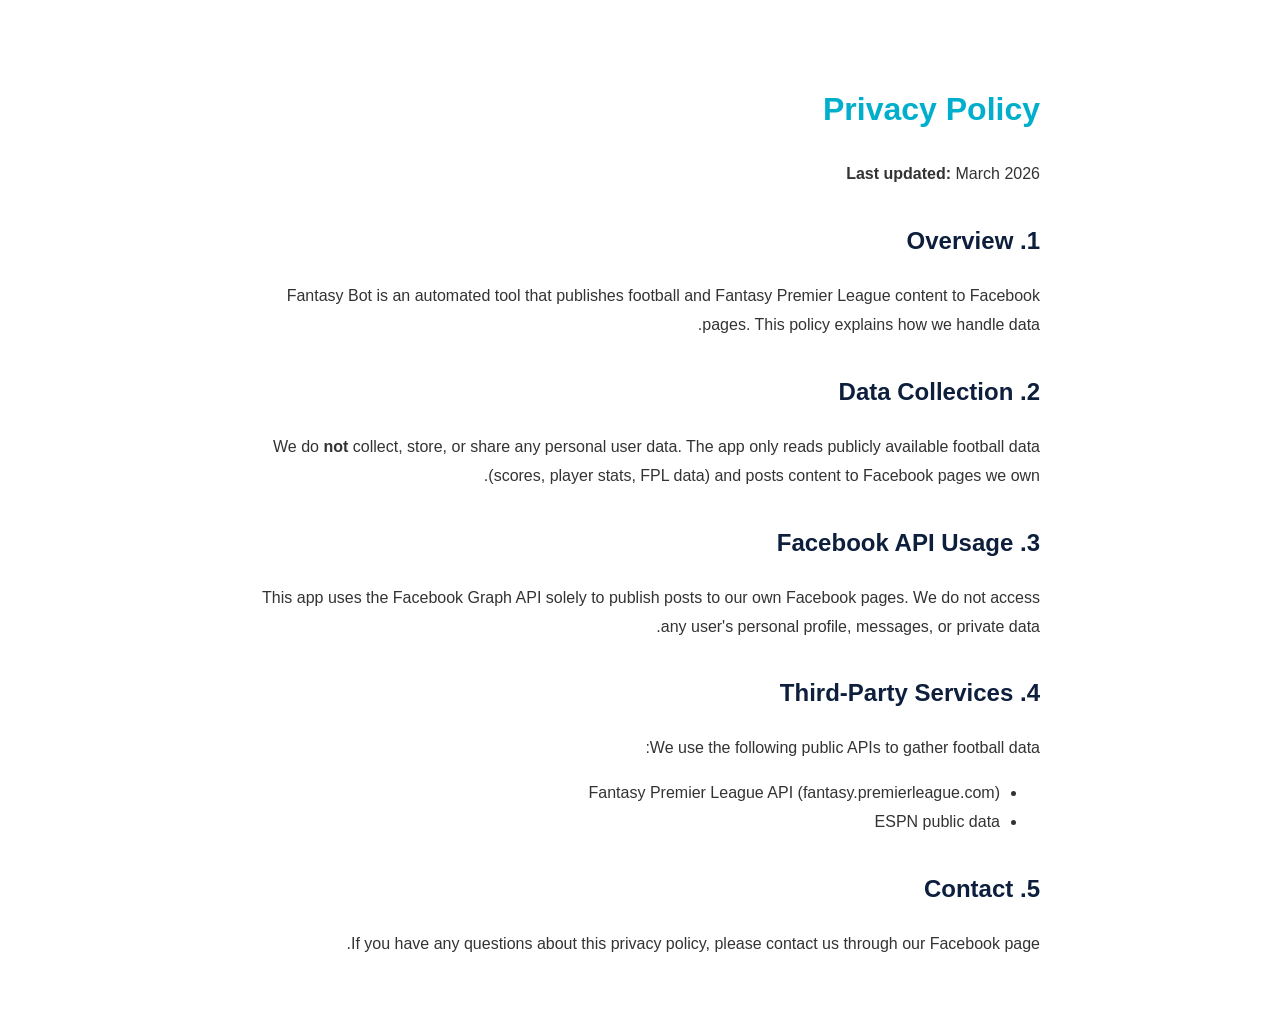
<file: privacy.html>
<!DOCTYPE html>
<html lang="ar" dir="rtl">
<head>
<meta charset="UTF-8">
<meta name="viewport" content="width=device-width, initial-scale=1.0">
<title>Privacy Policy — Fantasy Bot</title>
<style>
  body { font-family: Arial, sans-serif; max-width: 800px; margin: 40px auto; padding: 20px; color: #333; line-height: 1.8; }
  h1 { color: #00AFCC; }
  h2 { color: #0d1f3c; margin-top: 30px; }
</style>
</head>
<body>

<h1>Privacy Policy</h1>
<p><strong>Last updated:</strong> March 2026</p>

<h2>1. Overview</h2>
<p>Fantasy Bot is an automated tool that publishes football and Fantasy Premier League content to Facebook pages. This policy explains how we handle data.</p>

<h2>2. Data Collection</h2>
<p>We do <strong>not</strong> collect, store, or share any personal user data. The app only reads publicly available football data (scores, player stats, FPL data) and posts content to Facebook pages we own.</p>

<h2>3. Facebook API Usage</h2>
<p>This app uses the Facebook Graph API solely to publish posts to our own Facebook pages. We do not access any user's personal profile, messages, or private data.</p>

<h2>4. Third-Party Services</h2>
<p>We use the following public APIs to gather football data:</p>
<ul>
  <li>Fantasy Premier League API (fantasy.premierleague.com)</li>
  <li>ESPN public data</li>
</ul>

<h2>5. Contact</h2>
<p>If you have any questions about this privacy policy, please contact us through our Facebook page.</p>

</body>
</html>
</file>
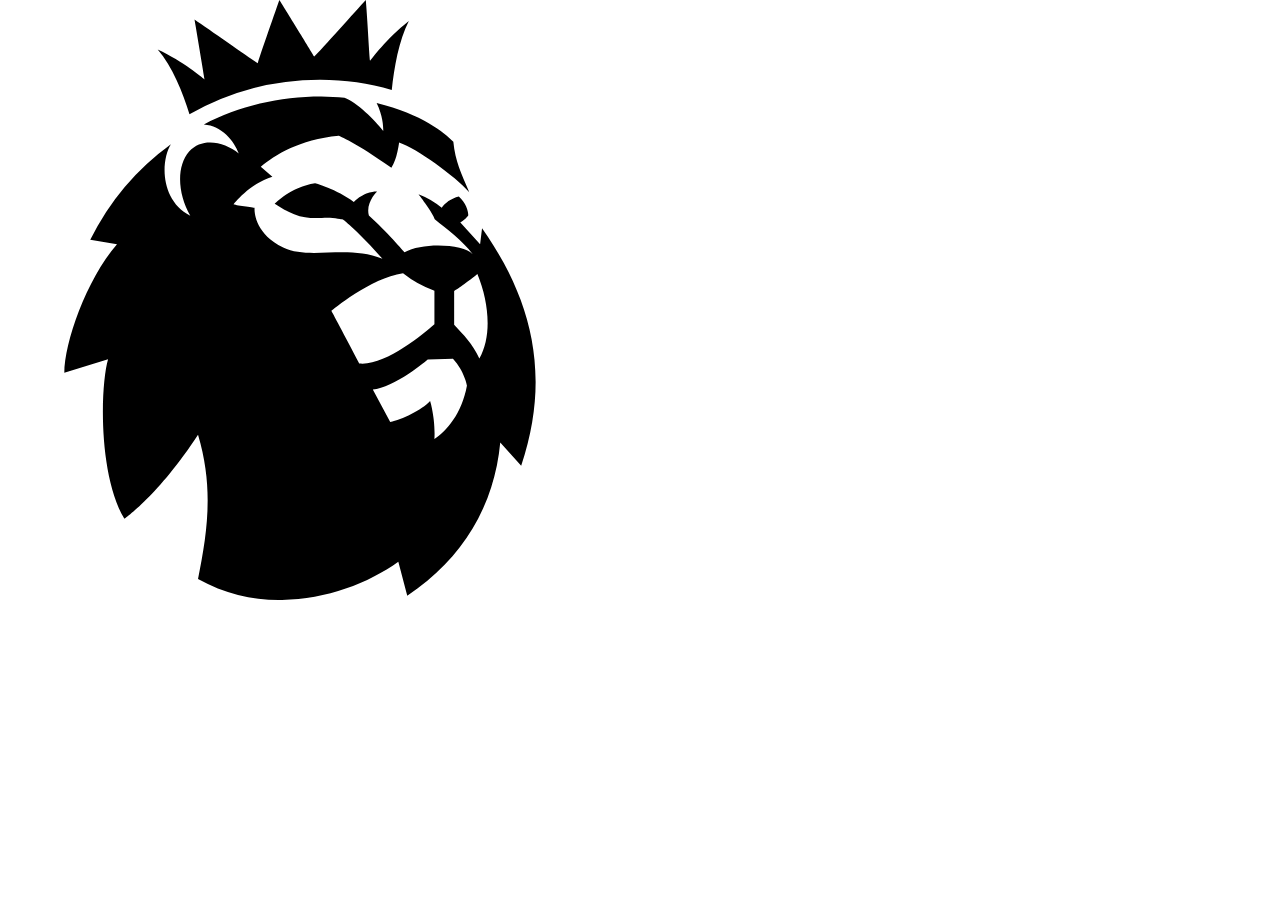
<file: assets/render_svg.html>
<!DOCTYPE html>
<html>
<body style="margin:0; background:transparent;">
<canvas id="c" width="600" height="600"></canvas>
<script>
  const svg = `<svg role="img" viewBox="0 0 24 24" xmlns="http://www.w3.org/2000/svg"><title>Premier League</title><path d="M11.176 0s-.681 1.938-.867 2.527C9.844 2.202 8.386 1.194 7.78.775c.14.806.356 2.124.403 2.403-.124-.093-.821-.698-1.875-1.194.589.682 1.008 1.736 1.271 2.588a10.566 10.566 0 0 1 5.238-1.379c.977 0 1.94.14 2.854.403.093-.884.279-1.968.682-2.758-.915.728-1.474 1.503-1.551 1.596-.031-.186-.093-1.52-.17-2.434-.372.403-1.8 2.016-2.063 2.264C12.384 1.938 11.176 0 11.176 0zm1.674 3.86c-1.674 0-3.3.386-4.696 1.115.713.046 1.224.668 1.395 1.164-.558-.45-1.442-.667-1.985-.078-.511.589-.464 1.688.047 2.572-1.193-.605-1.194-2.185-.775-2.867A10.392 10.392 0 0 0 3.61 9.594l1.07.172c-1.24 1.426-2.107 3.953-2.107 5.146l1.75-.543c-.31 1.054-.401 4.602.653 6.385 0 0 1.38-.96 2.945-3.363.65 2.17.356 3.985 0 5.767 2.82 1.581 6.09.696 8.012-.683l.357 1.35c2.248-1.489 3.488-3.628 3.72-6.124l.837.93c1.286-3.829.28-6.883-1.565-9.502l-.078.637-.79-.87s.17-.077.31-.263c.03-.078-.046-.495-.371-.774-.31.078-.56.264-.684.45a3.222 3.222 0 0 0-.93-.543c.062.077.604.79.65 1.007.466.388 1.102.837 1.52 1.395-.34-.403-1.984-.497-2.728-.078 0 0-.744-.868-1.426-1.473-.14-.511.326-.96.326-.96s-.48-.03-.93.42c-.682-.512-1.55-.745-1.55-.745-.961.14-1.612.82-1.612.82.217.14.512.327.776.42.511.217 1.006.139 1.332.139.263 0 .636.078.636.078s.635.495 1.565 1.565c-1.426-.574-2.915.062-3.969-.45-1.24-.62-1.146-1.595-1.146-1.595s-.836-.11-.836-.141c0 0 .618-.82 1.548-1.1l-.464-.402c.558-.465 1.534-1.085 3.115-1.24 0 0 .683.262 2.11 1.285.232-.326.308-1.008.308-1.008.728.248 2.217 1.333 2.806 1.984-.325-.759-.559-1.223-.636-2.013-.357-.357-1.24-1.101-3.069-1.551.295.605.264 1.115.264 1.115-.34-.45-1.055-1.146-1.55-1.332-.295-.015-.605-.047-.93-.047zm3.271 7.068a4.323 4.323 0 0 0 1.256.697v1.348c-.465.403-1.985 1.675-3.008 1.566-.573-1.1-1.115-2.107-1.115-2.107s1.565-1.318 2.867-1.504zm2.975.031c.465 1.131.59 2.48.078 3.379-.28-.605-.636-.947-1.008-1.35v-1.347s.418-.264.93-.682zm-.977 3.395c.465.511.559 1.068.559 1.068-.202 1.131-.836 1.846-1.301 2.14.046-.821-.172-1.519-.172-1.519-.34.372-1.13.743-1.596.836l-.697-1.3c.822-.032 2.201-1.194 2.201-1.194l1.006-.031z"/></svg>`;
  const blob = new Blob([svg], {type: 'image/svg+xml'});
  const url = URL.createObjectURL(blob);
  const img = new Image();
  img.onload = () => {
    const canvas = document.getElementById('c');
    const ctx = canvas.getContext('2d');
    ctx.drawImage(img, 0, 0, 600, 600);
    window.dataUrl = canvas.toDataURL('image/png');
    window.done = true;
  };
  img.src = url;
</script>
</body>
</html>
</file>
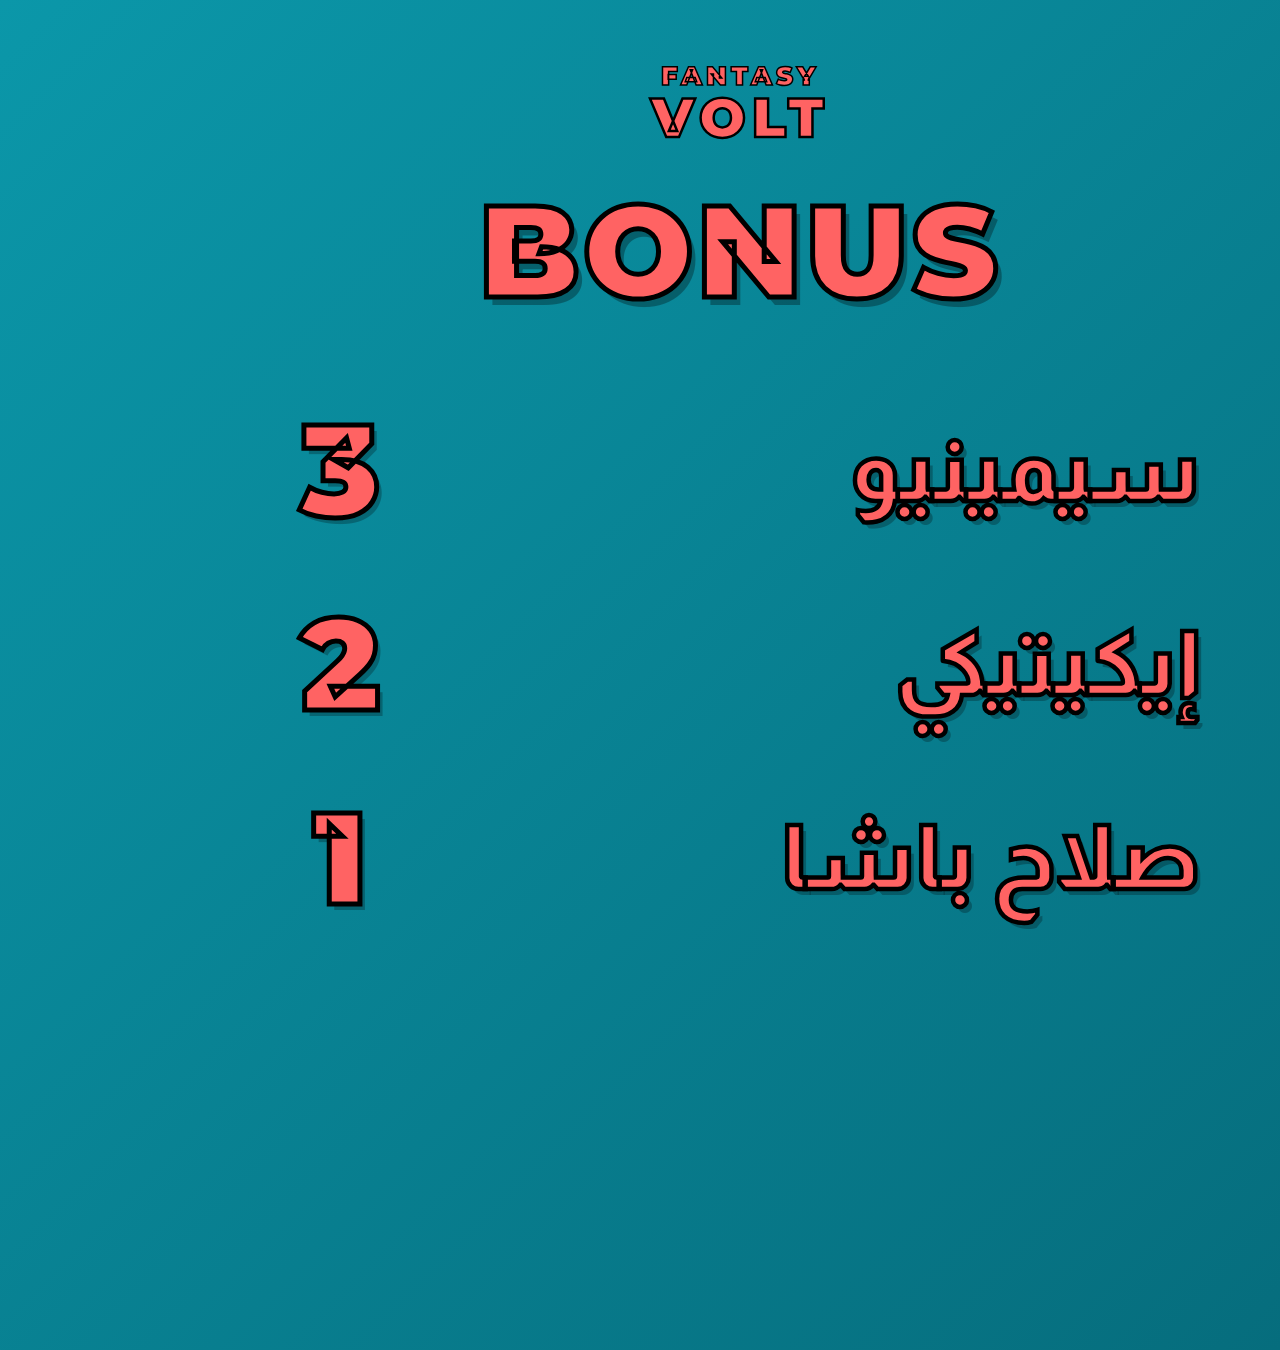
<file: templates/html_bonus.html>
<!DOCTYPE html>
<html lang="ar" dir="rtl">
<head>
<meta charset="utf-8">
<style>
  @import url('https://fonts.googleapis.com/css2?family=Almarai:wght@700;800&family=Montserrat:wght@900&display=swap');
  
  * { box-sizing: border-box; margin: 0; padding: 0; }
  
  body {
    width: 1080px;
    height: 1350px;
    overflow: hidden;
    background: linear-gradient(135deg, #0B97A9 0%, #066D7D 100%);
    font-family: 'Almarai', sans-serif;
    display: flex;
    flex-direction: column;
    align-items: center;
    position: relative;
    padding: 60px 40px;
  }
  
  /* Brand */
  .brand-logo {
    display: flex;
    flex-direction: column;
    align-items: center;
    margin-bottom: 20px;
  }
  
  .brand-sub {
    font-family: 'Montserrat', sans-serif;
    font-size: 26px;
    font-weight: 900;
    color: #FF6363;
    -webkit-text-stroke: 1.5px #000000;
    letter-spacing: 4px;
  }
  
  .brand-main {
    font-family: 'Montserrat', sans-serif;
    font-size: 55px;
    font-weight: 900;
    color: #FF6363;
    -webkit-text-stroke: 2.5px #000000;
    letter-spacing: 6px;
    margin-top: -8px;
  }
  
  /* Title */
  .bonus-title {
    font-family: 'Montserrat', sans-serif;
    font-size: 130px;
    font-weight: 900;
    color: #FF6363;
    -webkit-text-stroke: 5px #000000;
    letter-spacing: 4px;
    margin-bottom: 40px;
    text-shadow: 6px 8px 0px rgba(0,0,0,0.3);
  }
  
  /* List Rows */
  .rows-container {
    width: 1000px;
    display: flex;
    flex-direction: column;
    gap: 35px;
    margin-top: 20px;
  }
  
  .bonus-row {
    display: flex;
    align-items: center;
    justify-content: space-between;
    padding: 0 40px;
  }
  
  .player-name {
    font-size: 90px;
    font-weight: 800;
    color: #FF6363;
    -webkit-text-stroke: 4.5px #000000;
    text-shadow: 5px 6px 0px rgba(0,0,0,0.25);
  }
  
  .points-num {
    font-family: 'Montserrat', sans-serif;
    font-size: 130px;
    font-weight: 900;
    color: #FF6363;
    -webkit-text-stroke: 5px #000000;
    text-shadow: 5px 6px 0px rgba(0,0,0,0.25);
    min-width: 120px;
    text-align: center;
  }
</style>
</head>
<body>
  <div class="brand-logo">
    <div class="brand-sub">FANTASY</div>
    <div class="brand-main">VOLT</div>
  </div>
  
  <div class="bonus-title">BONUS</div>
  
  <div class="rows-container">
    <div class="bonus-row">
      <div class="player-name">سيمينيو</div>
      <div class="points-num">3</div>
    </div>
    
    <div class="bonus-row">
      <div class="player-name">إيكيتيكي</div>
      <div class="points-num">2</div>
    </div>
    
    <div class="bonus-row">
      <div class="player-name">صلاح باشا</div>
      <div class="points-num">1</div>
    </div>
  </div>
</body>
</html>
</file>
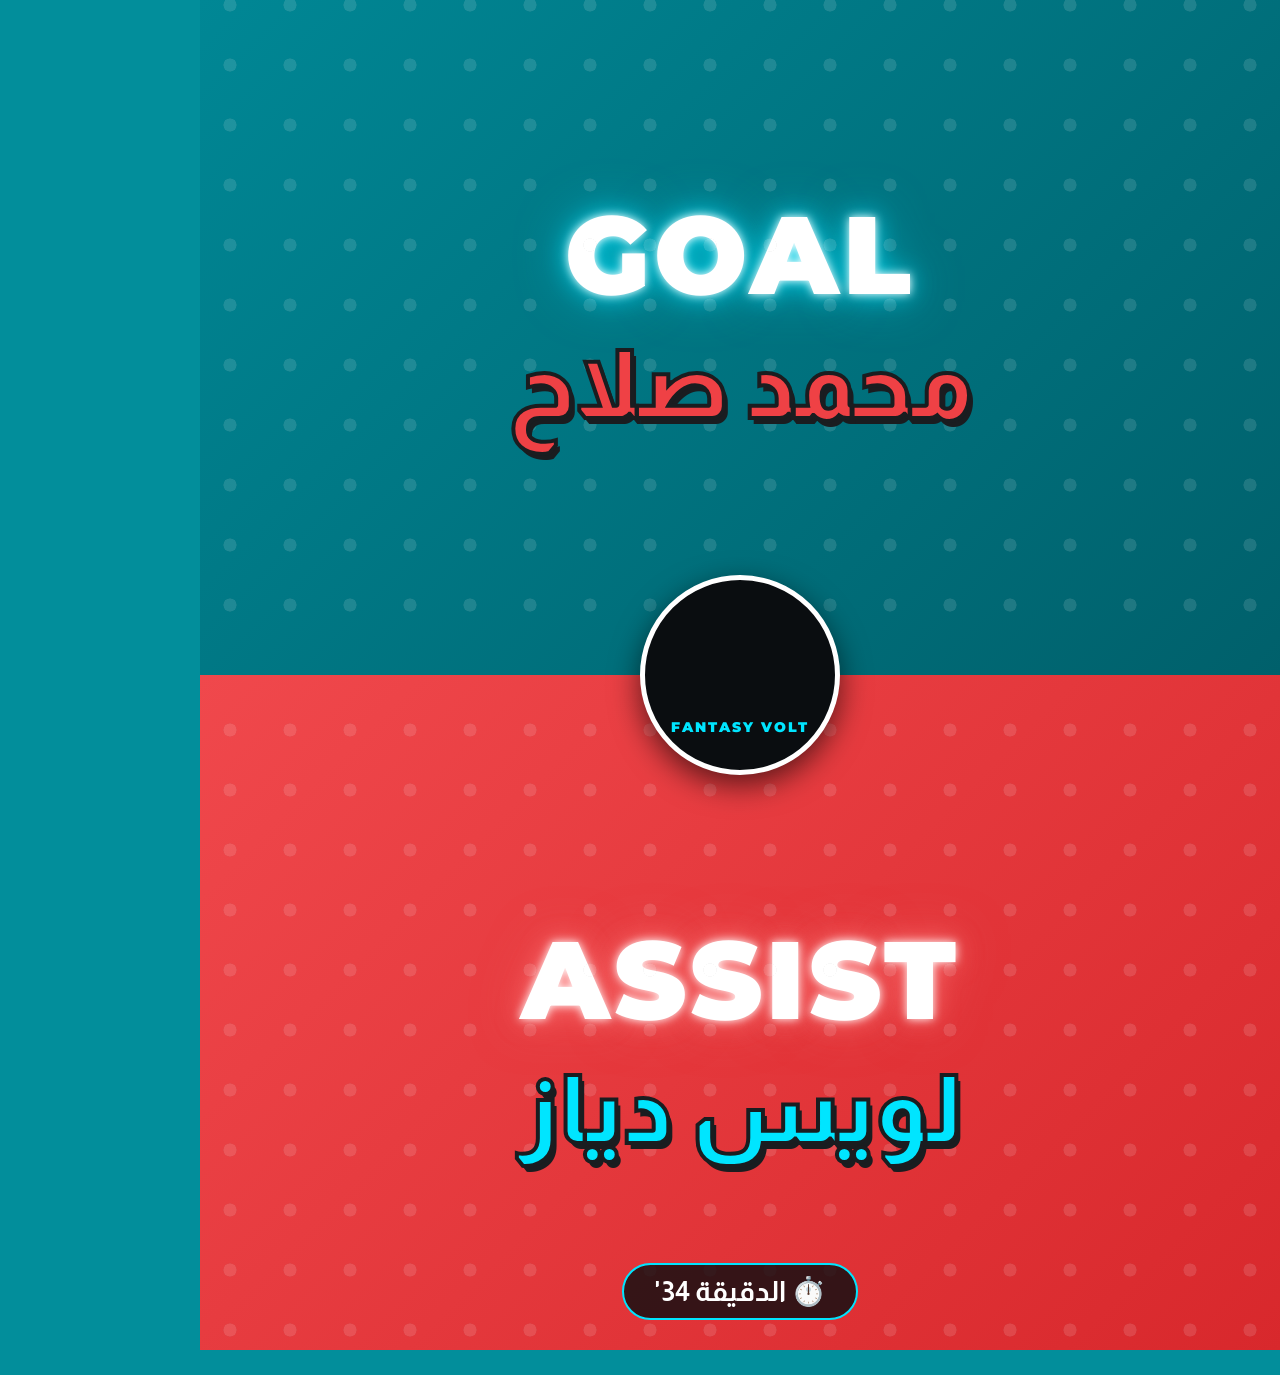
<file: templates/html_goal_assist.html>
<!DOCTYPE html>
<html lang="ar" dir="rtl">
<head>
<meta charset="utf-8">
<style>
  @import url('https://fonts.googleapis.com/css2?family=Almarai:wght@700;800&family=Montserrat:wght@900&display=swap');
  
  * { box-sizing: border-box; margin: 0; padding: 0; }
  
  body {
    width: 1080px;
    height: 1350px;
    overflow: hidden;
    background: #028E9B;
    font-family: 'Almarai', sans-serif;
  }
  
  .container {
    width: 1080px;
    height: 1350px;
    display: flex;
    flex-direction: column;
    position: relative;
  }
  
  /* Top Half: Teal */
  .top-half {
    height: 675px;
    background: linear-gradient(135deg, #008795 0%, #00606B 100%);
    position: relative;
    display: flex;
    flex-direction: column;
    align-items: center;
    justify-content: center;
    padding-bottom: 50px;
  }
  
  /* Bottom Half: Coral */
  .bottom-half {
    height: 675px;
    background: linear-gradient(135deg, #F0484C 0%, #D8282C 100%);
    position: relative;
    display: flex;
    flex-direction: column;
    align-items: center;
    justify-content: center;
    padding-top: 50px;
  }
  
  /* Background lightning shards */
  .lightning {
    position: absolute;
    width: 100%;
    height: 100%;
    opacity: 0.12;
    background-image: 
      radial-gradient(#ffffff 15%, transparent 16%),
      radial-gradient(#000000 15%, transparent 16%);
    background-size: 60px 60px;
    pointer-events: none;
  }
  
  .english-tag {
    font-family: 'Montserrat', sans-serif;
    font-size: 110px;
    font-weight: 900;
    color: #FFFFFF;
    letter-spacing: 4px;
    text-shadow: 
      0 0 10px #FFFFFF,
      0 0 25px rgba(0, 229, 255, 0.8),
      0 0 50px rgba(0, 229, 255, 0.5);
    margin-bottom: 10px;
  }
  
  .assist-tag {
    text-shadow: 
      0 0 10px #FFFFFF,
      0 0 25px rgba(255, 120, 120, 0.8),
      0 0 50px rgba(255, 120, 120, 0.5);
  }
  
  .player-name-top {
    font-size: 95px;
    font-weight: 800;
    color: #EF4145;
    -webkit-text-stroke: 4px #1A1D20;
    text-shadow: 4px 6px 0px #1A1D20;
    z-index: 2;
  }
  
  .player-name-bottom {
    font-size: 95px;
    font-weight: 800;
    color: #00E5FF;
    -webkit-text-stroke: 4px #1A1D20;
    text-shadow: 4px 6px 0px #1A1D20;
    z-index: 2;
  }
  
  /* Center Lion Badge */
  .center-badge {
    position: absolute;
    top: 50%;
    left: 50%;
    transform: translate(-50%, -50%);
    width: 200px;
    height: 200px;
    background: #0A0D10;
    border-radius: 50%;
    border: 5px solid #FFFFFF;
    box-shadow: 0 10px 30px rgba(0,0,0,0.6);
    display: flex;
    flex-direction: column;
    align-items: center;
    justify-content: center;
    z-index: 10;
  }
  
  .badge-lion {
    width: 100px;
    height: 100px;
    background: url('file:///C:/Users/Mogz/fantasy-volt/assets/pl_lion_600.png') no-repeat center;
    background-size: contain;
    filter: brightness(0) invert(1);
  }
  
  .badge-txt {
    font-family: 'Montserrat', sans-serif;
    font-size: 14px;
    font-weight: 900;
    color: #00E5FF;
    letter-spacing: 2px;
    margin-top: 4px;
  }
  
  .minute-tag {
    position: absolute;
    bottom: 30px;
    background: rgba(10, 13, 16, 0.8);
    border: 2px solid #00E5FF;
    padding: 10px 30px;
    border-radius: 30px;
    color: #FFFFFF;
    font-size: 28px;
    font-weight: 700;
  }
</style>
</head>
<body>
<div class="container">
  <div class="top-half">
    <div class="lightning"></div>
    <div class="english-tag">GOAL</div>
    <div class="player-name-top">محمد صلاح</div>
  </div>
  
  <div class="center-badge">
    <div class="badge-lion"></div>
    <div class="badge-txt">FANTASY VOLT</div>
  </div>
  
  <div class="bottom-half">
    <div class="lightning"></div>
    <div class="english-tag assist-tag">ASSIST</div>
    <div class="player-name-bottom">لويس دياز</div>
    <div class="minute-tag">⏱️ الدقيقة 34'</div>
  </div>
</div>
</body>
</html>
</file>
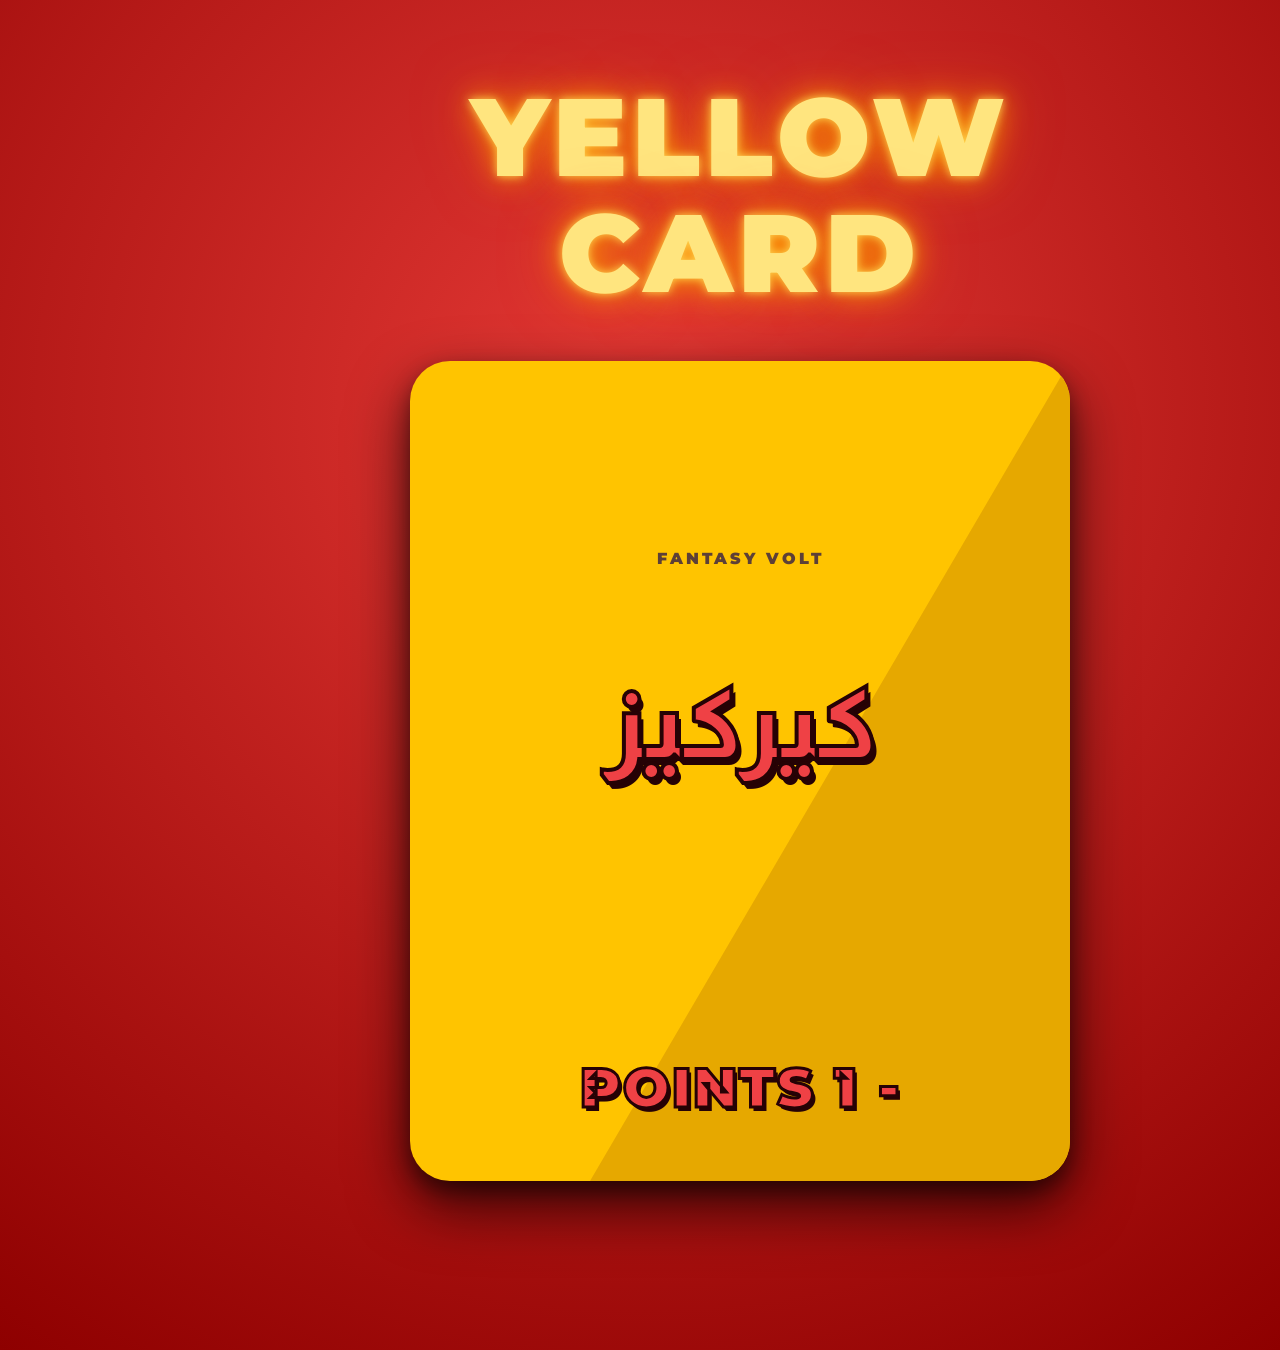
<file: templates/html_yellow_card.html>
<!DOCTYPE html>
<html lang="ar" dir="rtl">
<head>
<meta charset="utf-8">
<style>
  @import url('https://fonts.googleapis.com/css2?family=Almarai:wght@700;800&family=Montserrat:wght@900&display=swap');
  
  * { box-sizing: border-box; margin: 0; padding: 0; }
  
  body {
    width: 1080px;
    height: 1350px;
    overflow: hidden;
    background: radial-gradient(circle at 50% 30%, #E53935 0%, #8E0000 100%);
    font-family: 'Almarai', sans-serif;
    display: flex;
    flex-direction: column;
    align-items: center;
    position: relative;
  }
  
  /* Header */
  .header {
    margin-top: 80px;
    display: flex;
    flex-direction: column;
    align-items: center;
  }
  
  .header-word {
    font-family: 'Montserrat', sans-serif;
    font-size: 110px;
    font-weight: 900;
    color: #FFE57F;
    letter-spacing: 5px;
    line-height: 1.05;
    text-shadow: 
      0 0 10px #FFD54F,
      0 0 30px rgba(255, 160, 0, 0.9),
      0 0 60px rgba(255, 111, 0, 0.6);
  }
  
  /* 3D Yellow Card */
  .card-container {
    margin-top: 50px;
    width: 660px;
    height: 820px;
    position: relative;
    border-radius: 40px;
    overflow: hidden;
    box-shadow: 
      0 25px 60px rgba(0, 0, 0, 0.7),
      0 10px 20px rgba(0, 0, 0, 0.4);
    display: flex;
    flex-direction: column;
    align-items: center;
    background: #FFC400;
  }
  
  /* Diagonal Card Split Shadow */
  .card-facet {
    position: absolute;
    bottom: 0;
    right: 0;
    width: 0;
    height: 0;
    border-style: solid;
    border-width: 0 0 820px 480px;
    border-color: transparent transparent #E6A800 transparent;
    z-index: 1;
  }
  
  .card-content {
    position: relative;
    z-index: 2;
    width: 100%;
    height: 100%;
    display: flex;
    flex-direction: column;
    align-items: center;
    padding-top: 50px;
  }
  
  .card-lion {
    width: 130px;
    height: 130px;
    background: url('file:///C:/Users/Mogz/fantasy-volt/assets/pl_lion_600.png') no-repeat center;
    background-size: contain;
    filter: brightness(0) sepia(1) hue-rotate(5deg) saturate(6) brightness(0.4);
  }
  
  .card-brand {
    font-family: 'Montserrat', sans-serif;
    font-size: 16px;
    font-weight: 900;
    color: #5D4037;
    letter-spacing: 3px;
    margin-top: 8px;
  }
  
  .player-name {
    margin-top: 100px;
    font-size: 100px;
    font-weight: 800;
    color: #EF4145;
    -webkit-text-stroke: 4px #260205;
    text-shadow: 4px 6px 0px #260205;
  }
  
  .points-penalty {
    margin-top: auto;
    margin-bottom: 60px;
    font-family: 'Montserrat', sans-serif;
    font-size: 55px;
    font-weight: 900;
    color: #EF4145;
    -webkit-text-stroke: 3px #260205;
    text-shadow: 3px 4px 0px #260205;
    letter-spacing: 2px;
  }
</style>
</head>
<body>
  <div class="header">
    <div class="header-word">YELLOW</div>
    <div class="header-word">CARD</div>
  </div>
  
  <div class="card-container">
    <div class="card-facet"></div>
    <div class="card-content">
      <div class="card-lion"></div>
      <div class="card-brand">FANTASY VOLT</div>
      <div class="player-name">كيركيز</div>
      <div class="points-penalty">- 1 POINTS</div>
    </div>
  </div>
</body>
</html>
</file>
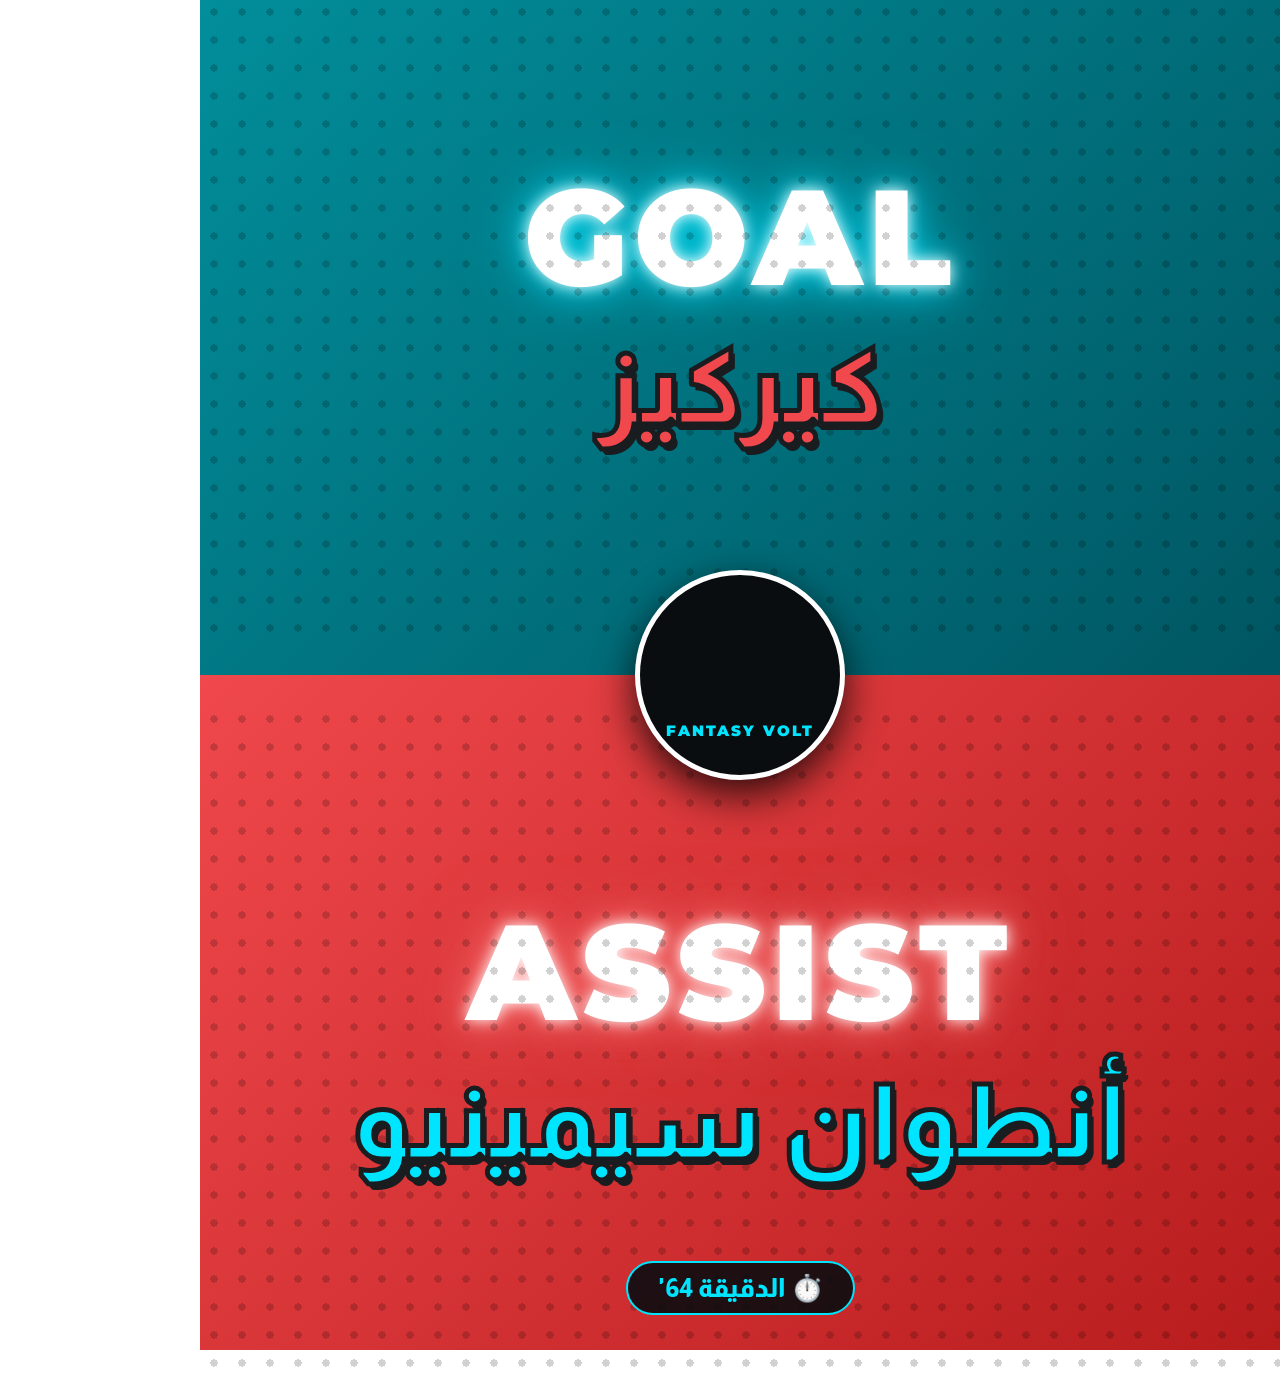
<file: templates/temp_vector_goal.html>
<!DOCTYPE html>
<html lang="ar" dir="rtl">
<head>
<meta charset="utf-8">
<style>
  @import url('https://fonts.googleapis.com/css2?family=Almarai:wght@700;800&family=Montserrat:wght@900&display=swap');
  * { box-sizing: border-box; margin: 0; padding: 0; }
  body {
    width: 1080px; height: 1350px; overflow: hidden;
    font-family: 'Almarai', sans-serif; position: relative;
    display: flex; flex-direction: column;
  }
  .top-half {
    width: 1080px; height: 675px;
    background: linear-gradient(135deg, #028E9B 0%, #005662 100%);
    display: flex; flex-direction: column; align-items: center; justify-content: center;
    padding-bottom: 60px; position: relative;
  }
  .bottom-half {
    width: 1080px; height: 675px;
    background: linear-gradient(135deg, #F0484C 0%, #B71C1C 100%);
    display: flex; flex-direction: column; align-items: center; justify-content: center;
    padding-top: 60px; position: relative;
  }
  .halftone {
    position: absolute; width: 100%; height: 100%;
    background-image: radial-gradient(rgba(0, 0, 0, 0.18) 18%, transparent 18%);
    background-size: 28px 28px; pointer-events: none;
  }
  .english-tag {
    font-family: 'Montserrat', sans-serif; font-size: 135px; font-weight: 900;
    color: #FFFFFF; letter-spacing: 6px; line-height: 1; margin-bottom: 25px;
    text-shadow: 0 0 15px #FFFFFF, 0 0 35px rgba(0, 229, 255, 0.95), 0 0 70px rgba(0, 229, 255, 0.6);
  }
  .assist-tag {
    text-shadow: 0 0 15px #FFFFFF, 0 0 35px rgba(255, 120, 120, 0.95), 0 0 70px rgba(255, 120, 120, 0.6);
  }
  .player-name-top {
    font-size: 105px; font-weight: 800; color: #F0484C;
    -webkit-text-stroke: 5px #1A1D20; text-shadow: 4px 6px 0px #1A1D20;
    z-index: 2;
  }
  .player-name-bottom {
    font-size: 105px; font-weight: 800; color: #00E5FF;
    -webkit-text-stroke: 5px #1A1D20; text-shadow: 4px 6px 0px #1A1D20;
    z-index: 2;
  }
  .center-badge {
    position: absolute; top: 50%; left: 50%; transform: translate(-50%, -50%);
    width: 210px; height: 210px; background: #0A0D10; border-radius: 50%;
    border: 5px solid #FFFFFF; box-shadow: 0 15px 40px rgba(0,0,0,0.8);
    display: flex; flex-direction: column; align-items: center; justify-content: center;
    z-index: 10;
  }
  .badge-lion {
    width: 105px; height: 105px;
    background: url('file:///C:/Users/Mogz/fantasy-volt/assets/pl_lion_600.png') no-repeat center;
    background-size: contain; filter: brightness(0) invert(1);
  }
  .badge-txt {
    font-family: 'Montserrat', sans-serif; font-size: 15px; font-weight: 900;
    color: #00E5FF; letter-spacing: 2px; margin-top: 5px;
  }
  .minute-pill {
    position: absolute; bottom: 35px;
    background: rgba(10, 13, 16, 0.9); border: 2px solid #00E5FF;
    padding: 10px 30px; border-radius: 30px; color: #00E5FF;
    font-size: 26px; font-weight: 800;
  }
</style>
</head>
<body>
  <div class="top-half">
    <div class="halftone"></div>
    <div class="english-tag">GOAL</div>
    <div class="player-name-top">كيركيز</div>
  </div>
  
  <div class="center-badge">
    <div class="badge-lion"></div>
    <div class="badge-txt">FANTASY VOLT</div>
  </div>
  
  <div class="bottom-half">
    <div class="halftone"></div>
    <div class="english-tag assist-tag">ASSIST</div>
    <div class="player-name-bottom">أنطوان سيمينيو</div>
    <div class="minute-pill">⏱️ الدقيقة 64'</div>
  </div>
</body>
</html>
</file>
